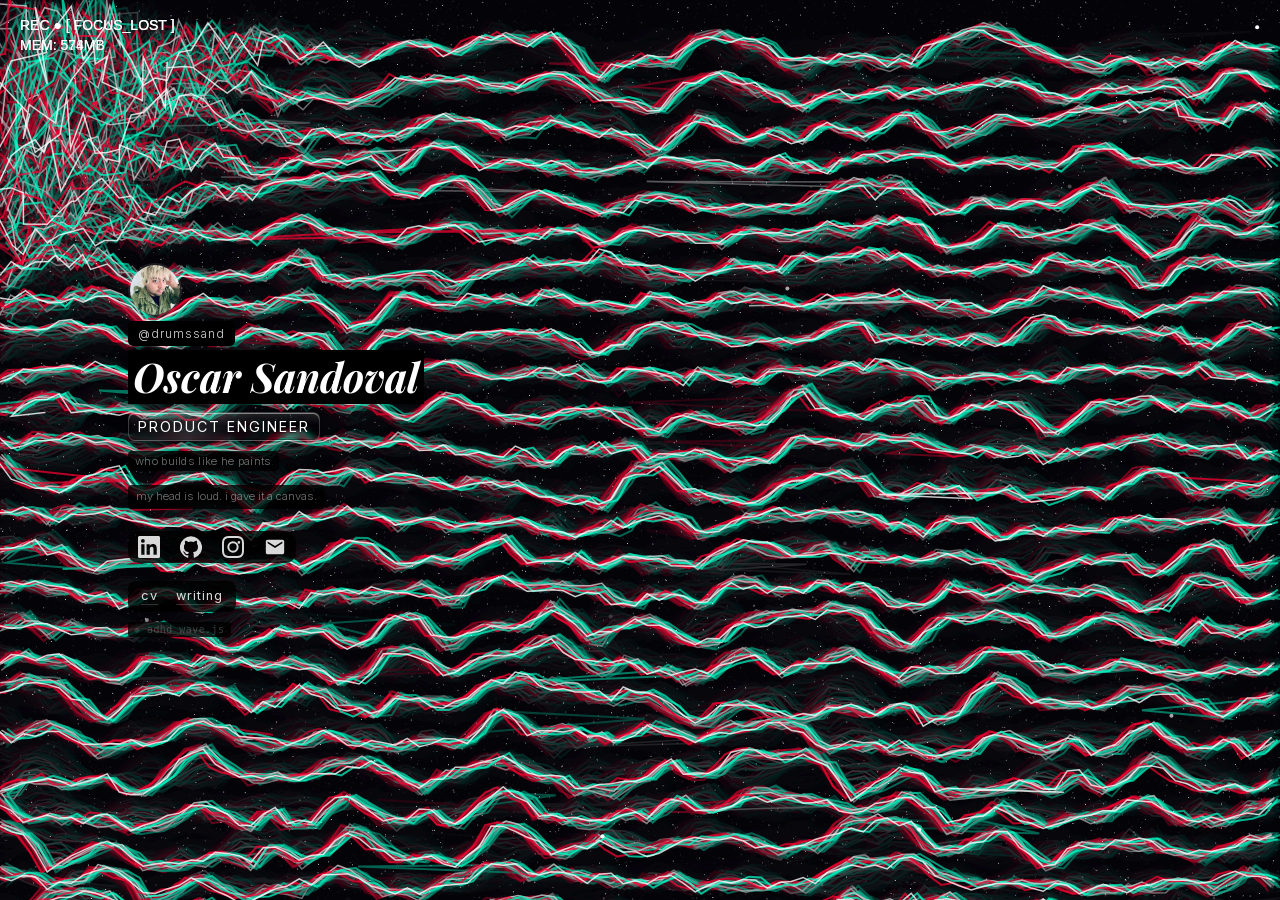
<file: index.html>
<!DOCTYPE html>
<html lang="en">
<head>
    <meta charset="UTF-8">
    <meta name="viewport" content="width=device-width, initial-scale=1.0, maximum-scale=1.0, user-scalable=no">
    <title>Oscar Sandoval — Product Engineer</title>
    <meta name="description" content="Oscar Sandoval — Product Engineer who builds like he paints. A hand-coded, zero-build presentation card with a living generative canvas; a new sketch every visit.">
    <link rel="canonical" href="https://drumssand.me/">

    <!-- Open Graph / social previews -->
    <meta property="og:type" content="website">
    <meta property="og:site_name" content="drumssand.me">
    <meta property="og:url" content="https://drumssand.me/">
    <meta property="og:title" content="Oscar Sandoval — Product Engineer">
    <meta property="og:description" content="Product Engineer who builds like he paints. A hand-coded, zero-build presentation card with a living generative canvas.">
    <meta property="og:image" content="https://drumssand.me/assets/og.png">
    <meta property="og:image:width" content="1200">
    <meta property="og:image:height" content="630">
    <meta property="og:image:alt" content="Oscar Sandoval — Product Engineer">
    <meta name="twitter:card" content="summary_large_image">
    <meta name="twitter:title" content="Oscar Sandoval — Product Engineer">
    <meta name="twitter:description" content="Product Engineer who builds like he paints. A hand-coded, zero-build site with a living generative canvas.">
    <meta name="twitter:image" content="https://drumssand.me/assets/og.png">

    <!-- icons -->
    <link rel="icon" href="/favicon.svg" type="image/svg+xml">
    <link rel="apple-touch-icon" sizes="180x180" href="/assets/apple-touch-icon.png">

    <link rel="preload" as="font" type="font/woff2" href="/fonts/inter-400.woff2" crossorigin>
    <link rel="preload" as="font" type="font/woff2" href="/fonts/playfair-italic-700.woff2" crossorigin>
    <link rel="stylesheet" href="/styles/base.css">

    <script type="application/ld+json">
    {
      "@context": "https://schema.org",
      "@type": "Person",
      "name": "Oscar Sandoval",
      "alternateName": "drumssand",
      "jobTitle": "Product Engineer",
      "url": "https://drumssand.me",
      "image": "https://drumssand.me/assets/og.png",
      "email": "drumssand@gmail.com",
      "sameAs": [
        "https://mx.linkedin.com/in/drumssand",
        "https://github.com/drumsSandoval",
        "https://www.instagram.com/drumssand/"
      ]
    }
    </script>
</head>
<body class="is-landing">
    <!-- Liquid Glass refraction filter for the .role chip. Static (no <animate>),
         zero render footprint; referenced only by desktop Chromium via @supports. -->
    <svg aria-hidden="true" focusable="false" width="0" height="0"
         style="position:absolute; width:0; height:0; overflow:hidden;">
        <filter id="liquid" x="-35%" y="-35%" width="170%" height="170%"
                color-interpolation-filters="sRGB">
            <feTurbulence type="fractalNoise" baseFrequency="0.012 0.018"
                          numOctaves="2" seed="7" result="noise"/>
            <feGaussianBlur in="noise" stdDeviation="1.2" result="softNoise"/>
            <feDisplacementMap in="SourceGraphic" in2="softNoise" scale="20"
                               xChannelSelector="R" yChannelSelector="G"/>
        </filter>
    </svg>

    <div class="layout">
        <div class="profile-card" data-ui>

            <img id="profile-pic" alt="Oscar Sandoval" class="profile-img" width="50" height="50" decoding="async">

            <span class="tag">@drumssand</span>
            <h1 class="name">Oscar Sandoval</h1>
            <span class="role">Product Engineer</span>
            <span class="whisper">who builds like he paints</span>

            <span class="manifesto">my head is loud. i gave it a canvas.</span>

            <div class="socials">
                <a href="https://mx.linkedin.com/in/drumssand" class="social-link" title="LinkedIn" aria-label="LinkedIn" rel="me noopener" target="_blank">
                    <svg viewBox="0 0 24 24" aria-hidden="true"><path d="M20.45 20.45h-3.55v-5.57c0-1.33-.03-3.04-1.85-3.04-1.86 0-2.14 1.45-2.14 2.94v5.67H9.36V9h3.41v1.56h.05c.47-.9 1.64-1.85 3.37-1.85 3.6 0 4.27 2.37 4.27 5.46v6.28zM5.34 7.43a2.06 2.06 0 1 1 0-4.13 2.06 2.06 0 0 1 0 4.13zM7.12 20.45H3.56V9h3.56v11.45zM22.22 0H1.77C.79 0 0 .77 0 1.73v20.54C0 23.23.79 24 1.77 24h20.45c.98 0 1.78-.77 1.78-1.73V1.73C24 .77 23.2 0 22.22 0z"/></svg>
                </a>
                <a href="https://github.com/drumsSandoval" class="social-link" title="GitHub" aria-label="GitHub" rel="me noopener" target="_blank">
                    <svg viewBox="0 0 24 24" aria-hidden="true"><path d="M12 .3a12 12 0 0 0-3.8 23.4c.6.1.8-.26.8-.58v-2.03c-3.34.73-4.04-1.6-4.04-1.6-.55-1.39-1.34-1.76-1.34-1.76-1.08-.74.09-.73.09-.73 1.2.09 1.83 1.24 1.83 1.24 1.07 1.83 2.81 1.3 3.5 1 .1-.78.42-1.31.76-1.61-2.66-.3-5.47-1.33-5.47-5.93 0-1.31.47-2.38 1.24-3.22-.13-.31-.54-1.52.11-3.18 0 0 1.01-.32 3.3 1.23a11.5 11.5 0 0 1 6.01 0c2.29-1.55 3.3-1.23 3.3-1.23.65 1.66.24 2.87.12 3.18.77.84 1.23 1.91 1.23 3.22 0 4.61-2.81 5.62-5.49 5.92.43.37.81 1.1.81 2.22v3.29c0 .32.22.69.82.57A12 12 0 0 0 12 .3z"/></svg>
                </a>
                <a href="https://www.instagram.com/drumssand/" class="social-link" title="Instagram" aria-label="Instagram" rel="me noopener" target="_blank">
                    <svg viewBox="0 0 24 24" aria-hidden="true"><path d="M12 2.16c3.2 0 3.58.01 4.85.07 1.17.05 1.8.25 2.23.41.56.22.96.48 1.38.9.42.42.68.82.9 1.38.16.43.36 1.06.41 2.23.06 1.27.07 1.65.07 4.85s-.01 3.58-.07 4.85c-.05 1.17-.25 1.8-.41 2.23-.22.56-.48.96-.9 1.38-.42.42-.82.68-1.38.9-.43.16-1.06.36-2.23.41-1.27.06-1.65.07-4.85.07s-3.58-.01-4.85-.07c-1.17-.05-1.8-.25-2.23-.41a3.7 3.7 0 0 1-1.38-.9 3.7 3.7 0 0 1-.9-1.38c-.16-.43-.36-1.06-.41-2.23C2.17 15.58 2.16 15.2 2.16 12s.01-3.58.07-4.85c.05-1.17.25-1.8.41-2.23.22-.56.48-.96.9-1.38.42-.42.82-.68 1.38-.9.43-.16 1.06-.36 2.23-.41C8.42 2.17 8.8 2.16 12 2.16zM12 0C8.74 0 8.33.01 7.05.07 5.78.13 4.9.33 4.14.63c-.79.3-1.46.71-2.13 1.38C1.34 2.68.93 3.35.63 4.14.33 4.9.13 5.78.07 7.05.01 8.33 0 8.74 0 12s.01 3.67.07 4.95c.06 1.27.26 2.15.56 2.91.3.79.71 1.46 1.38 2.13.67.67 1.34 1.08 2.13 1.38.76.3 1.64.5 2.91.56C8.33 23.99 8.74 24 12 24s3.67-.01 4.95-.07c1.27-.06 2.15-.26 2.91-.56a5.9 5.9 0 0 0 2.13-1.38 5.9 5.9 0 0 0 1.38-2.13c.3-.76.5-1.64.56-2.91.06-1.28.07-1.69.07-4.95s-.01-3.67-.07-4.95c-.06-1.27-.26-2.15-.56-2.91a5.9 5.9 0 0 0-1.38-2.13A5.9 5.9 0 0 0 19.86.63c-.76-.3-1.64-.5-2.91-.56C15.67.01 15.26 0 12 0zm0 5.84a6.16 6.16 0 1 0 0 12.32 6.16 6.16 0 0 0 0-12.32zM12 16a4 4 0 1 1 0-8 4 4 0 0 1 0 8zm6.4-10.41a1.44 1.44 0 1 0 0 2.88 1.44 1.44 0 0 0 0-2.88z"/></svg>
                </a>
                <a href="mailto:drumssand@gmail.com" class="social-link" title="Email" aria-label="Email">
                    <svg viewBox="0 0 24 24" aria-hidden="true"><path d="M20 4H4c-1.1 0-1.99.9-1.99 2L2 18c0 1.1.9 2 2 2h16c1.1 0 2-.9 2-2V6c0-1.1-.9-2-2-2zm0 4-8 5-8-5V6l8 5 8-5v2z"/></svg>
                </a>
            </div>

            <nav class="quiet-links">
                <a href="/cv/">cv</a>
                <a href="/writing/">writing</a>
            </nav>

            <span class="sketch-credit" data-sketch-credit></span>

        </div>
    </div>

    <script src="/scripts/p5.min.js" defer></script>
    <script src="/scripts/loader.js" defer></script>
</body>
</html>
</file>
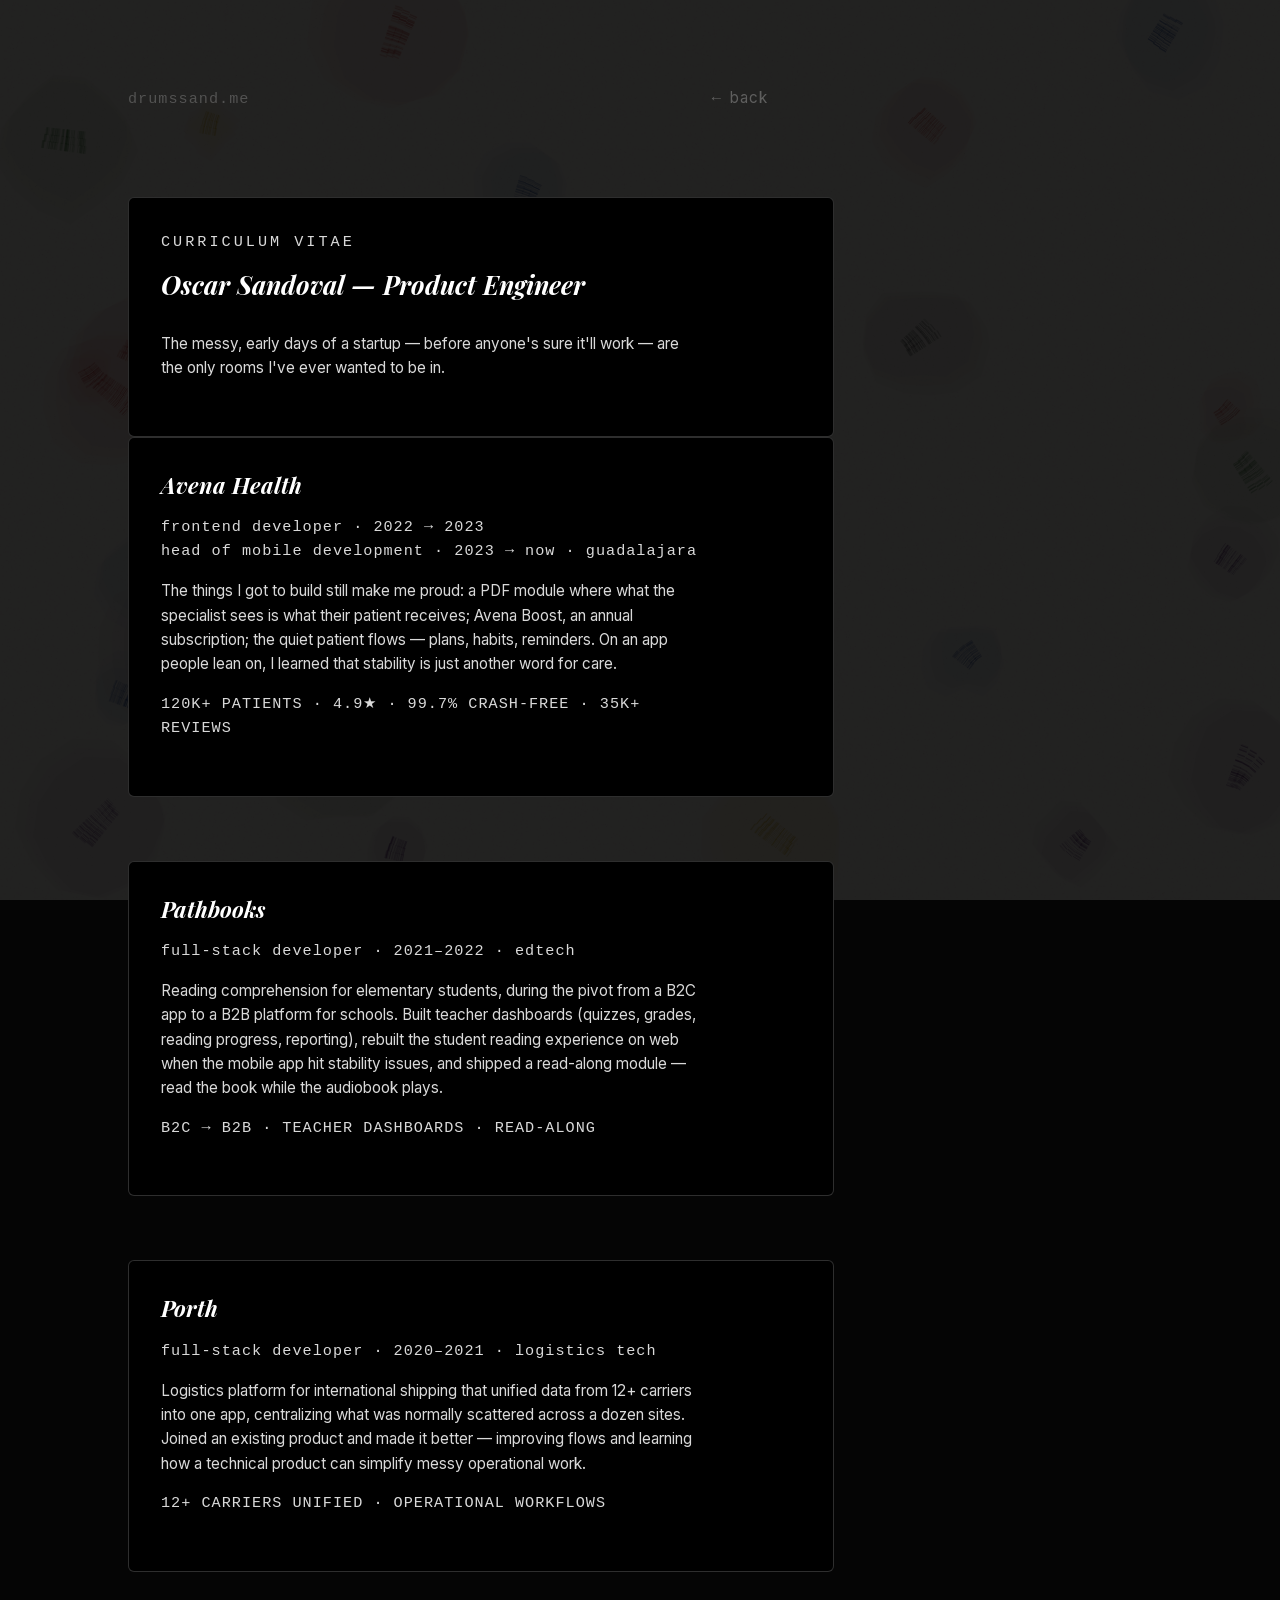
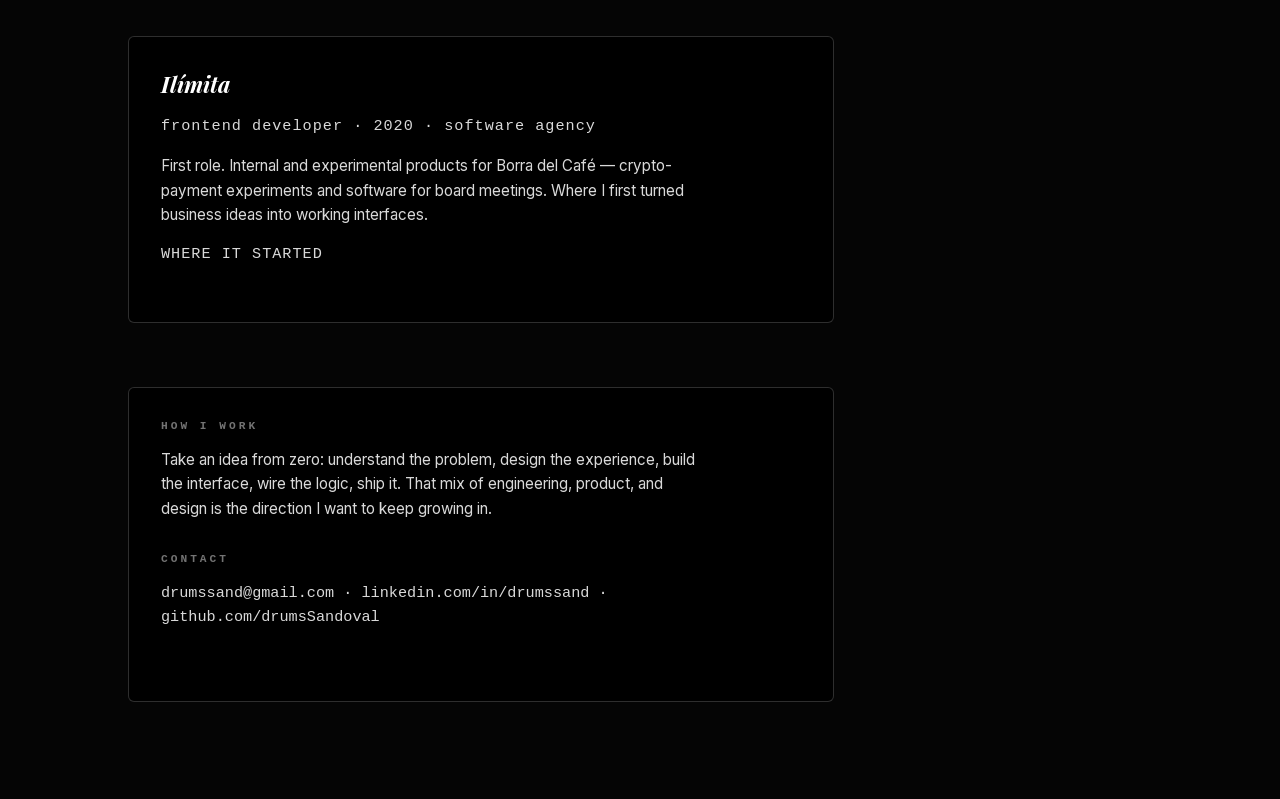
<file: cv/index.html>
<!DOCTYPE html>
<html lang="en">
<head>
    <meta charset="UTF-8">
    <meta name="viewport" content="width=device-width, initial-scale=1.0">
    <title>CV — Oscar Sandoval, Product Engineer</title>
    <meta name="description" content="Oscar Sandoval — Product Engineer. ~6 years building products at startups: healthtech (Avena Health, 120k+ patients), edtech (Pathbooks), logistics (Porth).">
    <link rel="canonical" href="https://drumssand.me/cv/">
    <meta property="og:type" content="profile">
    <meta property="og:site_name" content="drumssand.me">
    <meta property="og:url" content="https://drumssand.me/cv/">
    <meta property="og:title" content="CV — Oscar Sandoval, Product Engineer">
    <meta property="og:description" content="Six years building products at startups — healthtech, edtech, logistics.">
    <meta property="og:image" content="https://drumssand.me/assets/og.png">
    <meta property="og:image:width" content="1200">
    <meta property="og:image:height" content="630">
    <meta name="twitter:card" content="summary_large_image">
    <meta name="twitter:title" content="CV — Oscar Sandoval, Product Engineer">
    <meta name="twitter:description" content="Six years building products at startups.">
    <meta name="twitter:image" content="https://drumssand.me/assets/og.png">
    <link rel="icon" href="/favicon.svg" type="image/svg+xml">
    <link rel="apple-touch-icon" sizes="180x180" href="/assets/apple-touch-icon.png">
    <link rel="preload" as="font" type="font/woff2" href="/fonts/inter-400.woff2" crossorigin>
    <link rel="preload" as="font" type="font/woff2" href="/fonts/playfair-italic-700.woff2" crossorigin>
    <link rel="stylesheet" href="/styles/base.css">
</head>
<body class="is-cv">
    <div class="page" data-ui>

        <header class="running-mark">
            <div class="running-mark-inner">
                <a class="wordmark" href="/">drumssand.me</a>
                <a class="back-link" href="/">← back</a>
            </div>
        </header>

        <section class="reading-column">
            <p class="page-eyebrow">Curriculum Vitae</p>
            <h1 class="page-title">Oscar Sandoval — Product Engineer</h1>
            <p class="dek">The messy, early days of a startup — before anyone's sure it'll work — are
            the only rooms I've ever wanted to be in.</p>
        </section>

        <article class="reading-column work">
            <h2 class="work-title">Avena Health</h2>
            <p class="work-meta">frontend developer · 2022 → 2023<br>head of mobile development · 2023 → now · guadalajara</p>
            <p>The things I got to build still make me proud: a PDF module where what the specialist sees is
            what their patient receives; Avena Boost, an annual subscription; the quiet patient flows — plans,
            habits, reminders. On an app people lean on, I learned that stability is just another word for care.</p>
            <p class="status">120k+ patients · 4.9★ · 99.7% crash-free · 35k+ reviews</p>
        </article>

        <article class="reading-column work">
            <h2 class="work-title">Pathbooks</h2>
            <p class="work-meta">full-stack developer · 2021–2022 · edtech</p>
            <p>Reading comprehension for elementary students, during the pivot from a B2C app to a B2B
            platform for schools. Built teacher dashboards (quizzes, grades, reading progress, reporting),
            rebuilt the student reading experience on web when the mobile app hit stability issues, and
            shipped a read-along module — read the book while the audiobook plays.</p>
            <p class="status">b2c → b2b · teacher dashboards · read-along</p>
        </article>

        <article class="reading-column work">
            <h2 class="work-title">Porth</h2>
            <p class="work-meta">full-stack developer · 2020–2021 · logistics tech</p>
            <p>Logistics platform for international shipping that unified data from 12+ carriers into one app,
            centralizing what was normally scattered across a dozen sites. Joined an existing product and made
            it better — improving flows and learning how a technical product can simplify messy operational work.</p>
            <p class="status">12+ carriers unified · operational workflows</p>
        </article>

        <article class="reading-column work">
            <h2 class="work-title">Ilímita</h2>
            <p class="work-meta">frontend developer · 2020 · software agency</p>
            <p>First role. Internal and experimental products for Borra del Café — crypto-payment experiments
            and software for board meetings. Where I first turned business ideas into working interfaces.</p>
            <p class="status">where it started</p>
        </article>

        <section class="reading-column">
            <div class="cv-section">
                <h2>How I work</h2>
                <p>Take an idea from zero: understand the problem, design the experience, build the interface,
                wire the logic, ship it. That mix of engineering, product, and design is the direction I want
                to keep growing in.</p>
            </div>

            <div class="cv-section">
                <h2>Contact</h2>
                <p class="cv-mono">drumssand@gmail.com · linkedin.com/in/drumssand · github.com/drumsSandoval</p>
            </div>
        </section>

    </div>

    <script src="/scripts/p5.min.js" defer></script>
    <script src="/scripts/loader.js" defer></script>
</body>
</html>
</file>
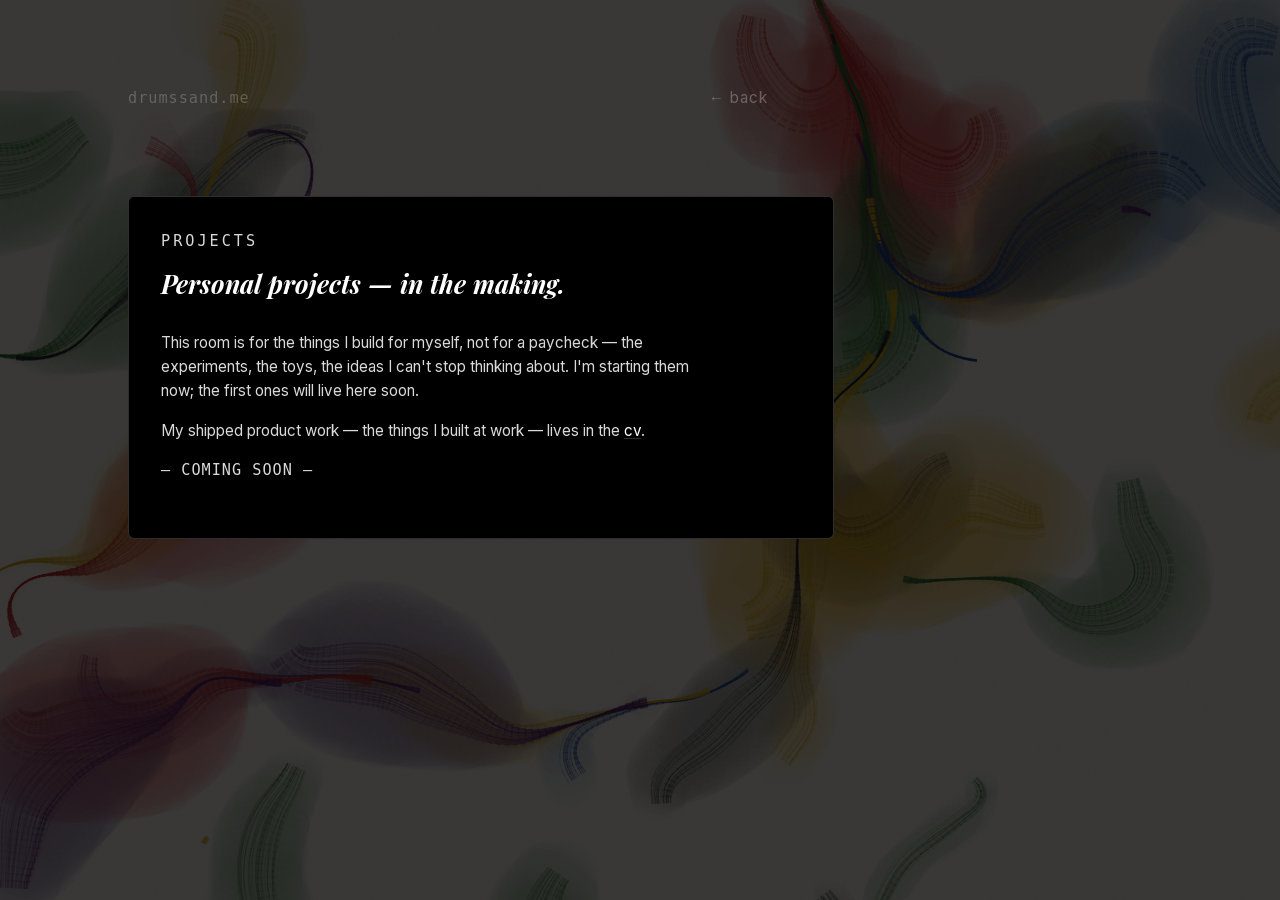
<file: projects/index.html>
<!DOCTYPE html>
<html lang="en">
<head>
    <meta charset="UTF-8">
    <meta name="viewport" content="width=device-width, initial-scale=1.0">
    <title>Projects — Oscar Sandoval</title>
    <meta name="description" content="Personal projects by Oscar Sandoval — in the making. Shipped product work lives in the CV.">
    <meta name="robots" content="noindex, follow">
    <link rel="canonical" href="https://drumssand.me/projects/">
    <link rel="icon" href="/favicon.svg" type="image/svg+xml">
    <link rel="apple-touch-icon" sizes="180x180" href="/assets/apple-touch-icon.png">
    <link rel="preload" as="font" type="font/woff2" href="/fonts/inter-400.woff2" crossorigin>
    <link rel="preload" as="font" type="font/woff2" href="/fonts/playfair-italic-700.woff2" crossorigin>
    <link rel="stylesheet" href="/styles/base.css">
</head>
<body class="is-projects">
    <div class="page" data-ui>

        <header class="running-mark">
            <div class="running-mark-inner">
                <a class="wordmark" href="/">drumssand.me</a>
                <a class="back-link" href="/">← back</a>
            </div>
        </header>

        <section class="reading-column">
            <p class="page-eyebrow">Projects</p>
            <h1 class="page-title">Personal projects — in the making.</h1>
            <p>This room is for the things I build for myself, not for a paycheck — the experiments,
            the toys, the ideas I can't stop thinking about. I'm starting them now; the first ones
            will live here soon.</p>
            <p>My shipped product work — the things I built at work — lives in the <a href="/cv/">cv</a>.</p>
            <p class="status">— coming soon —</p>
        </section>

    </div>

    <script src="/scripts/p5.min.js" defer></script>
    <script src="/scripts/loader.js" defer></script>
</body>
</html>
</file>
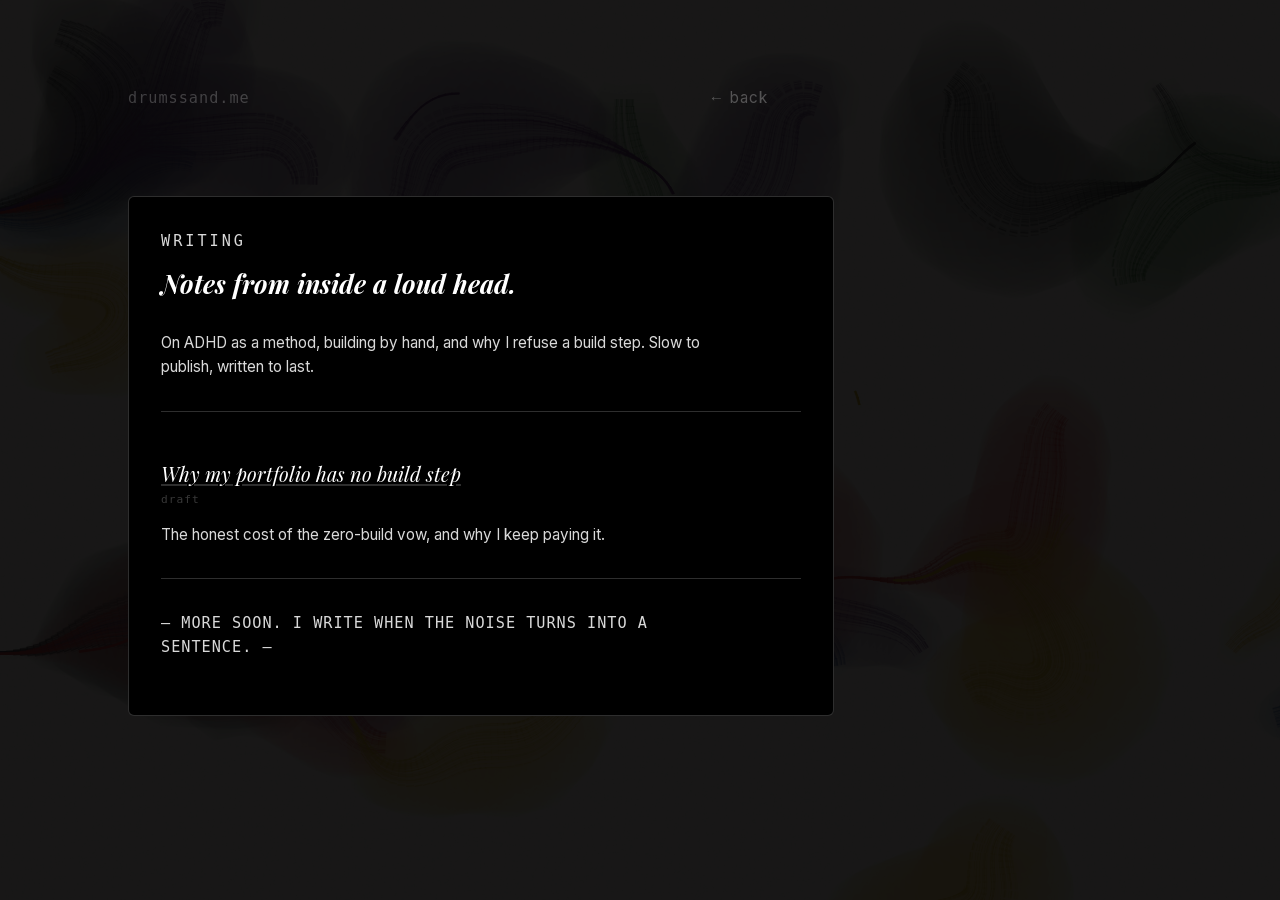
<file: writing/index.html>
<!DOCTYPE html>
<html lang="en">
<head>
    <meta charset="UTF-8">
    <meta name="viewport" content="width=device-width, initial-scale=1.0">
    <title>Writing — Oscar Sandoval</title>
    <meta name="description" content="Notes from inside a loud head — on ADHD as a method, building by hand, and zero-build as philosophy. Writing by Oscar Sandoval.">
    <link rel="canonical" href="https://drumssand.me/writing/">
    <meta property="og:type" content="website">
    <meta property="og:site_name" content="drumssand.me">
    <meta property="og:url" content="https://drumssand.me/writing/">
    <meta property="og:title" content="Writing — Oscar Sandoval">
    <meta property="og:description" content="Notes from inside a loud head — on ADHD as a method, building by hand, and zero-build as philosophy.">
    <meta property="og:image" content="https://drumssand.me/assets/og.png">
    <meta property="og:image:width" content="1200">
    <meta property="og:image:height" content="630">
    <meta name="twitter:card" content="summary_large_image">
    <meta name="twitter:title" content="Writing — Oscar Sandoval">
    <meta name="twitter:description" content="Notes from inside a loud head.">
    <meta name="twitter:image" content="https://drumssand.me/assets/og.png">
    <link rel="icon" href="/favicon.svg" type="image/svg+xml">
    <link rel="apple-touch-icon" sizes="180x180" href="/assets/apple-touch-icon.png">
    <link rel="preload" as="font" type="font/woff2" href="/fonts/inter-400.woff2" crossorigin>
    <link rel="preload" as="font" type="font/woff2" href="/fonts/playfair-italic-700.woff2" crossorigin>
    <link rel="stylesheet" href="/styles/base.css">
</head>
<body class="is-writing">
    <div class="page" data-ui>

        <header class="running-mark">
            <div class="running-mark-inner">
                <a class="wordmark" href="/">drumssand.me</a>
                <a class="back-link" href="/">← back</a>
            </div>
        </header>

        <section class="reading-column">
            <p class="page-eyebrow">Writing</p>
            <h1 class="page-title">Notes from inside a loud head.</h1>
            <p class="dek">On ADHD as a method, building by hand, and why I refuse a build step.
            Slow to publish, written to last.</p>

            <hr class="rule">

            <ul class="toc">
                <li>
                    <a class="entry-title" href="#">Why my portfolio has no build step</a><br>
                    <span class="entry-date">draft</span>
                    <p class="dek">The honest cost of the zero-build vow, and why I keep paying it.</p>
                </li>
            </ul>

            <p class="status" style="margin-top:2rem">— more soon. i write when the noise turns into a sentence. —</p>
        </section>

    </div>

    <script src="/scripts/p5.min.js" defer></script>
    <script src="/scripts/loader.js" defer></script>
</body>
</html>
</file>
<file: styles/base.css>
/* ===========================================================================
   Self-hosted fonts (latin subset, woff2). No third-party font origin.
   =========================================================================== */
@font-face {
  font-family: 'Inter';
  font-style: normal;
  font-weight: 300;
  font-display: swap;
  src: url('/fonts/inter-300.woff2') format('woff2');
  unicode-range: U+0000-00FF, U+0131, U+0152-0153, U+02BB-02BC, U+02C6, U+02DA, U+02DC, U+0304, U+0308, U+0329, U+2000-206F, U+20AC, U+2122, U+2191, U+2193, U+2212, U+2215, U+FEFF, U+FFFD;
}
@font-face {
  font-family: 'Inter';
  font-style: normal;
  font-weight: 400;
  font-display: swap;
  src: url('/fonts/inter-400.woff2') format('woff2');
  unicode-range: U+0000-00FF, U+0131, U+0152-0153, U+02BB-02BC, U+02C6, U+02DA, U+02DC, U+0304, U+0308, U+0329, U+2000-206F, U+20AC, U+2122, U+2191, U+2193, U+2212, U+2215, U+FEFF, U+FFFD;
}
@font-face {
  font-family: 'Playfair Display';
  font-style: italic;
  font-weight: 400;
  font-display: swap;
  src: url('/fonts/playfair-italic-400.woff2') format('woff2');
  unicode-range: U+0000-00FF, U+0131, U+0152-0153, U+02BB-02BC, U+02C6, U+02DA, U+02DC, U+0304, U+0308, U+0329, U+2000-206F, U+20AC, U+2122, U+2191, U+2193, U+2212, U+2215, U+FEFF, U+FFFD;
}
@font-face {
  font-family: 'Playfair Display';
  font-style: italic;
  font-weight: 700;
  font-display: swap;
  src: url('/fonts/playfair-italic-700.woff2') format('woff2');
  unicode-range: U+0000-00FF, U+0131, U+0152-0153, U+02BB-02BC, U+02C6, U+02DA, U+02DC, U+0304, U+0308, U+0329, U+2000-206F, U+20AC, U+2122, U+2191, U+2193, U+2212, U+2215, U+FEFF, U+FFFD;
}

/* ===========================================================================
   drumssand.me — shared identity system (zero-build)
   One canvas, one type system, one voice across four pages.
   Change a token here and the whole site shifts.
   =========================================================================== */

:root {
  /* INK — the dark ground and the white text tiers (from the original card) */
  --ground: #050505;
  --ink: #ffffff;
  --ink-strong: rgba(255, 255, 255, 0.85);
  --ink-mid: rgba(255, 255, 255, 0.45);   /* whisper line, deks */
  --ink-quiet: rgba(255, 255, 255, 0.28);  /* quiet nav links */
  --ink-ghost: rgba(255, 255, 255, 0.22);  /* sketch credit captions */
  --plate: #000000;                         /* black backing, proven on the card */
  --plate-soft: rgba(0, 0, 0, 0.8);
  --rule: rgba(255, 255, 255, 0.18);        /* editorial hairline */

  /* TYPE — families already loaded per page from Google Fonts */
  --font-display: 'Playfair Display', serif;     /* name, titles, pull-quotes — always italic */
  --font-body: 'Inter', sans-serif;
  --font-mono: ui-monospace, 'SF Mono', 'Menlo', monospace; /* dates, filenames, cv facts */

  --step-fragment: 0.7rem;
  --step-meta: 0.75rem;
  --step-body: 0.95rem;
  --step-role: 0.9rem;
  --step-name: 2.5rem;
  --step-title: 1.6rem;
  --track-role: 2px;
  --track-eyebrow: 3px;

  /* RHYTHM */
  --space-1: 0.5rem;
  --space-2: 1rem;
  --space-3: 2rem;
  --space-4: 4rem;
  --gutter: 10vw;            /* echoes the card's margin-left across every page */
  --reading-measure: 640px;
  --lead: 1.6;

  /* MOTION */
  --ease-ink: cubic-bezier(0.22, 1, 0.36, 1);
  --dur-settle: 1.2s;
  --dur-fade: 1.5s;
  --dur-micro: 0.3s;

  /* THE DUALITY GRADIENT — one variable carries the artist -> engineer arc.
     Each page overrides it via a body class below. */
  --canvas-opacity: 1;
}

/* --- reset ------------------------------------------------------------------ */
* {
  -webkit-user-select: none;
  -moz-user-select: none;
  -ms-user-select: none;
  user-select: none;
  -webkit-touch-callout: none;
  -webkit-tap-highlight-color: transparent;
}

html {
  scroll-behavior: smooth;
  scrollbar-width: none;        /* Firefox — hide the scrollbar, keep scrolling */
  -ms-overflow-style: none;     /* legacy Edge/IE */
}
html::-webkit-scrollbar {       /* WebKit / Blink */
  width: 0;
  height: 0;
  display: none;
}

body {
  margin: 0;
  padding: 0;
  background-color: var(--ground);
  color: var(--ink);
  font-family: var(--font-body);
  overscroll-behavior: none;
}

/* The live canvas: a fixed backdrop behind everything, dimmed per page. */
canvas {
  display: block;
  position: fixed;
  top: 0;
  left: 0;
  z-index: -1;
  opacity: var(--canvas-opacity);
}

/* --- page depth (canvas intensity + scroll behaviour) ----------------------- */
.is-landing {
  --canvas-opacity: 1;
  height: 100vh;
  overflow: hidden;
  touch-action: none;          /* the card is a no-scroll statement */
}
.is-projects { --canvas-opacity: 0.22; }
.is-writing  { --canvas-opacity: 0.08; }
.is-cv       { --canvas-opacity: 0.12; }

/* ===========================================================================
   LANDING — the card / overture (no scroll, full art intensity)
   =========================================================================== */
.layout {
  position: absolute;
  inset: 0;
  height: 100vh;
  display: flex;
  align-items: center;
  justify-content: flex-start;
  pointer-events: none;        /* let the canvas breathe; the card re-enables */
}

.profile-card {
  margin-left: var(--gutter);
  pointer-events: auto;
  max-width: 300px;
  animation: riseIn var(--dur-fade) var(--ease-ink);
}
/* The card paints immediately (opacity 1); the entrance is a transform-only
   slide, so content is never hidden behind a paused animation — FCP-safe even
   when the tab is backgrounded/throttled (avoids Lighthouse NO_FCP). */
@keyframes riseIn {
  from { transform: translateY(14px); }
  to   { transform: translateY(0); }
}

.profile-img {
  width: 50px;
  height: 50px;
  border-radius: 50%;
  object-fit: cover;
  border: 2px solid rgba(255, 255, 255, 0.1);
  transition: transform var(--dur-micro) ease;
  pointer-events: none;
}
.profile-img:hover {
  transform: scale(1.1) rotate(5deg);
}

.tag {
  display: block;
  width: fit-content;
  font-size: var(--step-meta);
  color: var(--ink-strong);
  letter-spacing: 1px;
  font-weight: 300;
  margin-bottom: 0.2rem;
  background-color: var(--plate);
  padding: 5px 10px;
  border-radius: 5px;
}

.name {
  font-family: var(--font-display);
  font-size: var(--step-name);
  font-weight: 700;
  font-style: italic;
  line-height: 1.1;
  margin: 0 0 0.5rem 0;
  padding: 5px;
  width: fit-content;
  background-color: var(--plate);
  text-shadow: 0 20px 30px rgba(0, 0, 0, 0.5);
}

/* .role — PRODUCT ENGINEER — Liquid Glass chip.
   Base rule = the no-backdrop-filter fallback (dense smoked-dark, readable
   everywhere). @supports upgrades it to real frosted glass; desktop Chromium
   additionally gets true SVG refraction (#liquid). Pure CSS + one inline SVG. */
.role {
  display: inline-block;
  width: fit-content;
  position: relative;            /* anchor the ::before sheen */
  z-index: 0;                    /* stacking context for the sheen */
  isolation: isolate;            /* contain the screen-blend context */
  overflow: hidden;              /* clip the sheen to the pane */

  font-size: var(--step-role);
  text-transform: uppercase;
  letter-spacing: var(--track-role);
  font-weight: 400;
  padding: 5px 9px;
  border-radius: 7px;

  color: var(--ink);
  /* tight dark halo — keeps white strokes crisp over the brightest sketch */
  text-shadow: 0 1px 2px rgba(0, 0, 0, 0.55), 0 0 1px rgba(0, 0, 0, 0.7);

  /* fallback body (no blur): dense floor so it never goes transparent */
  background: linear-gradient(
    to bottom,
    rgba(255, 255, 255, 0.10) 0%,
    rgba(0, 0, 0, 0.62) 38%,
    rgba(0, 0, 0, 0.78) 100%
  );

  /* edge-light + lift: bright top rim, dark underside, soft drop shadow */
  border: 1px solid rgba(255, 255, 255, 0.22);
  box-shadow:
    0 8px 24px rgba(0, 0, 0, 0.45),
    inset 0 1px 0 rgba(255, 255, 255, 0.45),
    inset 0 -1px 0 rgba(0, 0, 0, 0.35);

  transform: translateZ(0);      /* own GPU layer for the backdrop sample */
}

/* faint static specular sheen — quiet, no animation (reduced-motion safe) */
.role::before {
  content: "";
  position: absolute;
  inset: 0;
  pointer-events: none;
  background: linear-gradient(
    120deg,
    transparent 0%,
    rgba(255, 255, 255, 0.14) 35%,
    transparent 62%
  );
  mix-blend-mode: screen;
  z-index: 1;
}

/* real glass: only where backdrop-filter exists. Thins the body so the live
   sketch refracts through; brightness(.82) caps backdrop luminance BEFORE the
   white text composites — the load-bearing legibility safeguard. */
@supports ((backdrop-filter: blur(1px)) or (-webkit-backdrop-filter: blur(1px))) {
  .role {
    -webkit-backdrop-filter: blur(14px) saturate(160%) brightness(0.82);
    backdrop-filter: blur(14px) saturate(160%) brightness(0.82);
    background: linear-gradient(
      to bottom,
      rgba(255, 255, 255, 0.10) 0%,
      rgba(0, 0, 0, 0.22) 45%,
      rgba(0, 0, 0, 0.34) 100%
    );
  }
}

/* mobile: smaller blur radius = fewer sampled texels per frame = less battery */
@media (max-width: 600px) {
  @supports ((backdrop-filter: blur(1px)) or (-webkit-backdrop-filter: blur(1px))) {
    .role {
      -webkit-backdrop-filter: blur(10px) saturate(150%) brightness(0.82);
      backdrop-filter: blur(10px) saturate(150%) brightness(0.82);
    }
  }
}

/* desktop refraction upgrade — Chromium-strong, perf-gated. The quoted url()
   test reads false in Safari/Firefox, so they keep the pure frost untouched. */
@supports (backdrop-filter: url('#liquid')) {
  @media (min-width: 880px) {
    .role {
      backdrop-filter: url('#liquid') blur(2px) saturate(160%) brightness(0.82);
    }
  }
}

/* reduced motion: nothing animates, but neutralise the screen blend so the
   sheen can never read as a glint over a frozen canvas. */
@media (prefers-reduced-motion: reduce) {
  .role::before { mix-blend-mode: normal; opacity: 0.6; }
}

/* print: collapse the glass to ink-on-paper. */
@media print {
  .role {
    -webkit-backdrop-filter: none;
    backdrop-filter: none;
    background: #fff;
    color: #000;
    box-shadow: none;
    text-shadow: none;
    border: 0;
    border-bottom: 2px solid #333;
    border-radius: 0;
  }
  .role::before { display: none; }
}

/* The load-bearing duality line — a confession, not a slogan. Fades in
   AFTER the role so the eye reads name -> role -> confession. */
.whisper {
  display: block;
  width: fit-content;
  margin-top: 0.4rem;
  font-size: var(--step-fragment);
  font-weight: 300;
  text-transform: lowercase;
  letter-spacing: 0.3px;
  color: var(--ink-mid);
  background-color: var(--plate-soft);
  padding: 3px 7px;
  border-radius: 4px;
  opacity: 0;
  animation: fadeIn 0.9s var(--ease-ink) 0.6s forwards;
}

/* One manifesto line, distilled from the README, in Oscar's own voice. */
.manifesto {
  display: block;
  width: fit-content;
  margin-top: 0.9rem;
  font-size: var(--step-fragment);
  font-weight: 300;
  line-height: 1.4;
  color: var(--ink-mid);
  background-color: var(--plate-soft);
  padding: 4px 8px;
  border-radius: 4px;
}

.socials {
  display: flex;
  gap: 20px;
  width: fit-content;
  margin-top: 1.4rem;
  background-color: var(--plate-soft);
  padding: 5px 10px;
  border-radius: 10px;
}
.social-link {
  display: block;
  text-decoration: none;
  color: var(--ink-strong);
  transition: color var(--dur-micro) ease, transform var(--dur-micro) ease;
}
.social-link svg {
  display: block;
  width: 22px;
  height: 22px;
  fill: currentColor;
}
.social-link:hover,
.social-link:focus-visible {
  color: var(--ink);
  transform: translateY(-3px);
  outline: none;
}

/* Named work: credits the running sketch as an authored generative piece. */
.sketch-credit {
  display: block;
  width: fit-content;
  margin-top: 0.6rem;
  font-family: var(--font-mono);
  font-size: 0.62rem;
  letter-spacing: 0.5px;
  color: var(--ink-ghost);
  background-color: var(--plate-soft);
  padding: 2px 6px;
  border-radius: 3px;
}
.sketch-credit::before {
  content: '◆ ';
  opacity: 0.6;
}

/* the explore nav — meant to be SEEN: legible over any sketch (own plate),
   bright, with a persistent hairline underline that reads as "these are links"
   even on touch (no hover), brightening on hover/focus. */
.quiet-links {
  display: flex;
  gap: 1.1rem;
  margin-top: 1.1rem;
  width: fit-content;
  padding: 7px 13px;
  background-color: var(--plate-soft);
  border-radius: 8px;
}
.quiet-links a {
  font-family: var(--font-body);
  font-size: 0.8rem;
  font-weight: 400;
  text-decoration: none;
  letter-spacing: 1px;
  text-transform: lowercase;
  color: var(--ink-strong);
  border-bottom: 1px solid var(--rule);
  padding-bottom: 1px;
  transition: color var(--dur-micro) ease, border-color var(--dur-micro) ease;
}
.quiet-links a:hover,
.quiet-links a:focus-visible {
  color: var(--ink);
  border-bottom-color: var(--ink);
  outline: none;
}

/* Keep the no-scroll card breathing on small screens: lift it, shrink the
   name, and drop the manifesto line first (the designated overflow valve). */
@media (max-width: 600px) {
  .profile-card {
    margin-left: 8vw;
    margin-bottom: 10vh;
  }
  .name { font-size: 2rem; }
  .manifesto { display: none; }
}

/* ===========================================================================
   INTERIOR PAGES — reading rooms (scroll, dimmed canvas, one editorial hand)
   =========================================================================== */
.page {
  position: relative;
  z-index: 1;
  min-height: 100vh;          /* covers the viewport so the shield wraps all taps */
  box-sizing: border-box;
  padding: var(--space-4) var(--gutter) calc(var(--space-4) * 1.5);
}

/* running wordmark + back link — iOS large-title behaviour: looks like the
   original (transparent, with breathing room) at rest, and grows a thin
   frosted bar + hairline only once it pins to the top on scroll. The full-bleed
   background breaks out of the page gutter; content stays aligned to the
   reading column via the inner wrapper. */
.running-mark {
  position: sticky;
  top: 0;
  z-index: 20;
  margin: 0 calc(-1 * var(--gutter)) var(--space-4);
  padding: calc(var(--space-2) * 1.5) var(--gutter);
  background: transparent;
  border-bottom: 1px solid transparent;
  transition: background var(--dur-micro) ease, border-color var(--dur-micro) ease;
}
.running-mark.is-stuck {
  background: rgba(5, 5, 5, 0.62);
  -webkit-backdrop-filter: saturate(120%) blur(14px);
  backdrop-filter: saturate(120%) blur(14px);
  border-bottom-color: var(--rule);
}
.running-mark-inner {
  display: flex;
  align-items: baseline;
  justify-content: space-between;
  max-width: var(--reading-measure);
  margin: 0 auto;
  font-size: var(--step-body);
}
.running-mark .wordmark {
  font-family: var(--font-mono);
  letter-spacing: 1px;
  color: var(--ink-ghost);
  text-decoration: none;
}
.running-mark .back-link {
  font-family: var(--font-body);
  text-transform: lowercase;
  letter-spacing: 1px;
  color: var(--ink-quiet);
  text-decoration: none;
  transition: color var(--dur-micro) ease;
}
.running-mark .back-link:hover,
.running-mark .back-link:focus-visible {
  color: var(--ink-strong);
  outline: none;
}

/* the centred reading column, backed by a solid plate so bright sketches
   never fight the text (mitigation over a global overlay). */
.reading-column {
  max-width: var(--reading-measure);
  margin: 0 auto;
  background-color: var(--plate);
  padding: var(--space-3) var(--space-3) calc(var(--space-3) * 1.25);
  border-radius: 6px;
  border: 1px solid var(--rule);
}

.page-eyebrow {
  font-family: var(--font-mono);
  font-size: var(--step-fragment);
  letter-spacing: var(--track-eyebrow);
  text-transform: uppercase;
  color: var(--ink-ghost);
  margin: 0 0 var(--space-2);
}
.page-title {
  font-family: var(--font-display);
  font-style: italic;
  font-weight: 700;
  font-size: var(--step-title);
  line-height: 1.15;
  margin: 0 0 var(--space-3);
}

/* selectable, readable body copy in the rooms */
.reading-column p,
.dek,
.pullquote,
.entry-title,
.work-title {
  -webkit-user-select: text;
  user-select: text;
}
.reading-column p {
  font-size: var(--step-body);
  line-height: var(--lead);
  color: var(--ink-strong);
  max-width: 60ch;
}
.reading-column a {
  color: var(--ink);
  text-decoration: underline;
  text-underline-offset: 2px;
  text-decoration-color: var(--rule);
  transition: text-decoration-color var(--dur-micro) ease;
}
.reading-column a:hover,
.reading-column a:focus-visible {
  text-decoration-color: var(--ink);
  outline: none;
}

.rule {
  border: 0;
  border-top: 1px solid var(--rule);
  margin: var(--space-3) 0;
}

.dek {
  font-size: var(--step-meta);
  color: var(--ink-mid);
  line-height: 1.5;
}

.status {
  font-family: var(--font-mono);
  font-size: var(--step-fragment);
  letter-spacing: 1px;
  text-transform: uppercase;
  color: var(--ink-ghost);
}

/* one Playfair-italic pull-quote per project/essay — the single editorial hand */
.pullquote {
  font-family: var(--font-display);
  font-style: italic;
  font-size: 1.2rem;
  line-height: 1.35;
  color: var(--ink);
  border-left: 2px solid var(--rule);
  padding-left: var(--space-2);
  margin: var(--space-3) 0;
}

/* --- /projects — narrative spreads ----------------------------------------- */
.work {
  margin-bottom: var(--space-4);
}
.work-title {
  font-family: var(--font-display);
  font-style: italic;
  font-size: 1.4rem;
  margin: 0 0 var(--space-1);
}
.work-meta {
  font-family: var(--font-mono);
  font-size: var(--step-fragment);
  letter-spacing: 1px;
  color: var(--ink-ghost);
  margin-bottom: var(--space-2);
}

/* --- /writing — zine table of contents ------------------------------------- */
.toc {
  list-style: none;
  margin: 0;
  padding: 0;
}
.toc li {
  padding: var(--space-2) 0;
  border-bottom: 1px solid var(--rule);
}
.entry-title {
  font-family: var(--font-display);
  font-style: italic;
  font-size: 1.25rem;
  color: var(--ink);
  text-decoration: none;
  display: inline-block;
}
.entry-date {
  font-family: var(--font-mono);
  font-size: var(--step-fragment);
  color: var(--ink-ghost);
  letter-spacing: 1px;
}

/* --- /cv — the structured self --------------------------------------------- */
.cv-section {
  margin-bottom: var(--space-3);
}
.cv-section h2 {
  font-family: var(--font-mono);
  font-size: var(--step-fragment);
  letter-spacing: var(--track-eyebrow);
  text-transform: uppercase;
  color: var(--ink-mid);
  margin: 0 0 var(--space-2);
}
.cv-row {
  display: flex;
  justify-content: space-between;
  gap: var(--space-2);
  margin-bottom: var(--space-1);
}
.cv-mono {
  font-family: var(--font-mono);
  font-size: var(--step-meta);
  color: var(--ink-strong);
}

/* ===========================================================================
   DESKTOP COMPOSITION (min-width: 880px) — left-anchored editorial stack.
   On wide screens the interior reading stack stops centering and seats against
   the left gutter, echoing the landing card's margin-left:var(--gutter). The
   right side is surrendered to the dim canvas as intentional negative space —
   the void becomes the composition instead of a stranded box.
   Scoped to >=880px, so the mobile (<=600px) and tablet (600-879px) centered
   layouts are provably untouched.
   =========================================================================== */
@media (min-width: 880px) {
  .reading-column {
    margin-left: 0;
    margin-right: auto;   /* anchor left at the gutter; canvas breathes on the right */
  }
  .running-mark-inner {
    margin: 0;            /* header text left-anchors over the content column */
  }
}

/* ===========================================================================
   MOBILE reading pages (<=600px) — use the width, tighten the rhythm.
   Collapses the desktop-scale double-padding so cards run near full-width
   (text ~311px vs ~236px before) and the vertical rhythm is compact, cutting
   wasted space and scroll. Desktop is untouched (separate breakpoint).
   =========================================================================== */
@media (max-width: 600px) {
  .page {
    padding: var(--space-2) var(--space-2) var(--space-3);
  }
  .running-mark {
    margin: 0 calc(-1 * var(--space-2)) var(--space-2);
    padding-left: var(--space-2);
    padding-right: var(--space-2);
  }
  .reading-column {
    padding: var(--space-2);
    margin-bottom: var(--space-2);
  }
  .work {
    margin-bottom: var(--space-2);
  }
  .page-title {
    margin-bottom: var(--space-2);
  }
}

/* ===========================================================================
   MOTION
   =========================================================================== */
@keyframes fadeIn {
  from { opacity: 0; transform: translateY(20px); }
  to   { opacity: 1; transform: translateY(0); }
}

/* Flash-free cross-document navigation. One rule, zero JS.
   Unsupported browsers fall back to an instant plain navigation. */
@view-transition {
  navigation: auto;
}

/* Respect users who ask for less motion — neutralise every entrance/transition. */
@media (prefers-reduced-motion: reduce) {
  html { scroll-behavior: auto; }
  *,
  *::before,
  *::after {
    animation-duration: 0.001ms !important;
    animation-delay: 0ms !important;
    transition-duration: 0.001ms !important;
  }
  .profile-card,
  .whisper { opacity: 1 !important; }
  @view-transition { navigation: none; }
}

/* ===========================================================================
   PRINT — /cv goes black-on-white with no canvas (the page recruiters screenshot)
   =========================================================================== */
@media print {
  canvas { display: none !important; }
  body { background: #fff; color: #000; }
  .running-mark { display: none; }
  .reading-column {
    background: #fff;
    border: 0;
    padding: 0;
    max-width: none;
  }
  .page { padding: 0; }
  .reading-column p,
  .cv-mono,
  .dek { color: #000; }
  .page-title,
  .work-title,
  .entry-title { color: #000; }
  .cv-section h2,
  .page-eyebrow { color: #333; }
}
</file>
